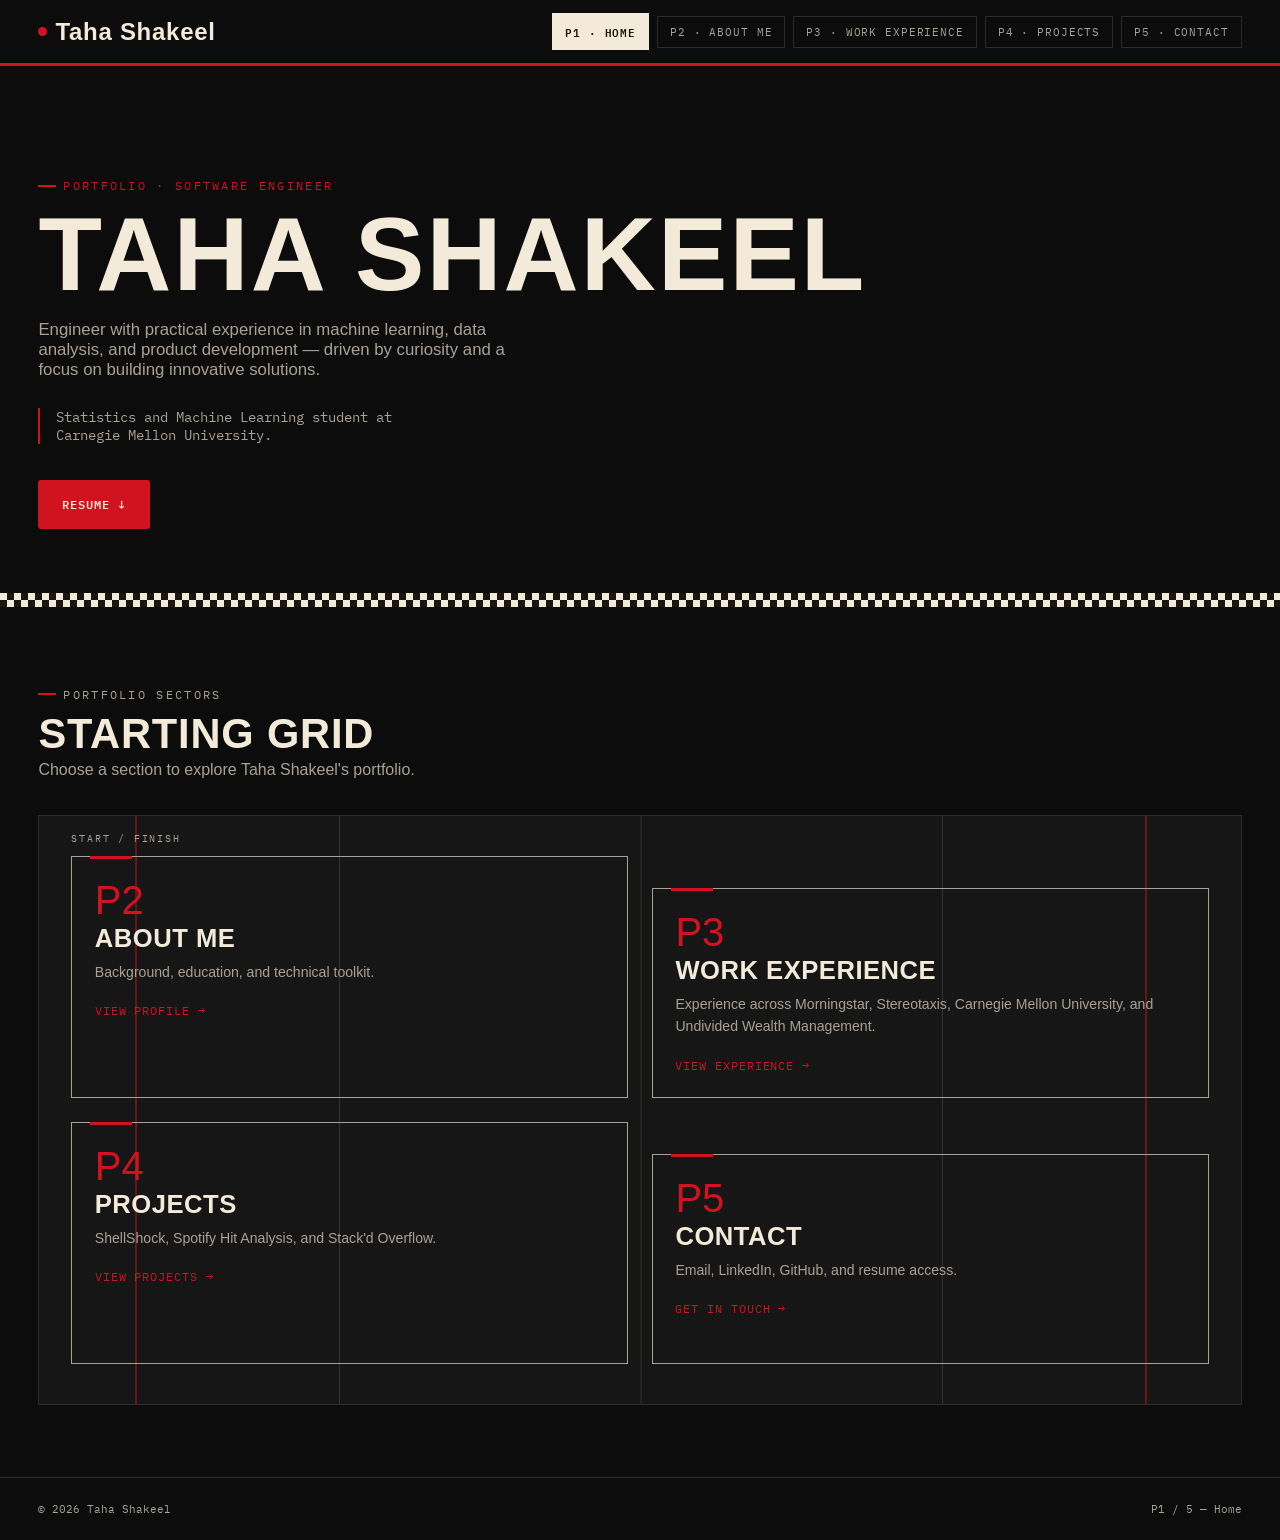
<file: index.html>
<!doctype html>
<html lang="en">
<head>
<meta charset="utf-8">
<meta name="viewport" content="width=device-width, initial-scale=1">
<title>Taha Shakeel | Portfolio</title>
<link rel="preconnect" href="https://fonts.googleapis.com">
<link rel="preconnect" href="https://fonts.gstatic.com" crossorigin>
<link href="https://fonts.googleapis.com/css2?family=IBM+Plex+Mono:wght@400;500;600&display=swap" rel="stylesheet">
<link rel="stylesheet" href="assets/css/main.css">
<style>
	.starting-grid{position:relative;isolation:isolate;padding:2.5rem 2rem;background:var(--black-2);border:1px solid var(--border-dark);overflow:hidden}
	.starting-grid:before{content:'';position:absolute;inset:0;z-index:-1;background:repeating-linear-gradient(90deg,transparent 0,transparent calc(25% - 1px),rgba(244,234,217,.13) 25%,transparent calc(25% + 1px)),linear-gradient(90deg,transparent 0 8%,rgba(209,18,31,.45) 8% 8.15%,transparent 8.15% 92%,rgba(209,18,31,.45) 92% 92.15%,transparent 92.15%)}
	.starting-grid:after{content:'START / FINISH';position:absolute;top:1rem;left:2rem;color:var(--muted-dark);font:10px 'IBM Plex Mono',monospace;letter-spacing:.18em}
	.starting-grid a.card{background:transparent;color:var(--cream);border:1px solid var(--muted-dark);border-radius:0;min-height:210px;padding:1.4rem;box-shadow:none}
	.starting-grid a.card:before{content:'';position:absolute;top:-1px;left:18px;width:42px;border-top:3px solid var(--red)}
	.starting-grid a.card:hover{background:var(--red);border-color:var(--cream);box-shadow:8px 8px 0 rgba(0,0,0,.35);transform:translateY(-4px)}
	.starting-grid a.card:hover .card__pos,.starting-grid a.card:hover .card__arrow{color:var(--cream)}
	.card__pos{font-size:2.5rem}.card__desc{color:var(--muted-dark)}.starting-grid a.card:hover .card__desc{color:var(--cream)}
	@media(max-width:700px){.starting-grid{padding:2.5rem 1rem 1rem}.starting-grid:before{background:repeating-linear-gradient(90deg,transparent 0,transparent calc(50% - 1px),rgba(244,234,217,.13) 50%,transparent calc(50% + 1px))}.starting-grid:after{left:1rem}}
</style>
</head>
<body>
<nav class="nav"><div class="nav__brand"><span class="dot"></span>Taha Shakeel</div><ul class="nav__links"><li><a href="index.html" class="active">P1 · Home</a></li><li><a href="garage.html">P2 · About Me</a></li><li><a href="timeline.html">P3 · Work Experience</a></li><li><a href="results.html">P4 · Projects</a></li><li><a href="pitwall.html">P5 · Contact</a></li></ul></nav>
<header class="hero"><div class="hero__stripe"></div><p class="eyebrow">Portfolio · Software Engineer</p><h1 class="display">Taha Shakeel</h1><p class="tagline">Engineer with practical experience in machine learning, data analysis, and product development — driven by curiosity and a focus on building innovative solutions.</p><div class="radio"><b></b> Statistics and Machine Learning student at Carnegie Mellon University.</div><div class="cta-row"><a href="assets/pdfs/TahaShakeel_Resume.pdf" class="btn btn--primary">Resume ↓</a></div></header>
<div class="checker"></div>
<main><section><div class="grid-head"><p class="eyebrow">Portfolio sectors</p><h2 class="display">Starting Grid</h2><p>Choose a section to explore Taha Shakeel's portfolio.</p></div><div class="starting-grid"><a href="garage.html" class="card"><div class="card__pos">P2</div><div class="card__title">About Me</div><div class="card__desc">Background, education, and technical toolkit.</div><div class="card__arrow">View profile →</div></a><a href="timeline.html" class="card"><div class="card__pos">P3</div><div class="card__title">Work Experience</div><div class="card__desc">Experience across Morningstar, Stereotaxis, Carnegie Mellon University, and Undivided Wealth Management.</div><div class="card__arrow">View experience →</div></a><a href="results.html" class="card"><div class="card__pos">P4</div><div class="card__title">Projects</div><div class="card__desc">ShellShock, Spotify Hit Analysis, and Stack'd Overflow.</div><div class="card__arrow">View projects →</div></a><a href="pitwall.html" class="card"><div class="card__pos">P5</div><div class="card__title">Contact</div><div class="card__desc">Email, LinkedIn, GitHub, and resume access.</div><div class="card__arrow">Get in touch →</div></a></div></section></main>
<footer><span>© 2026 Taha Shakeel</span><span>P1 / 5 — Home</span></footer>
</body>
</html>
</file>
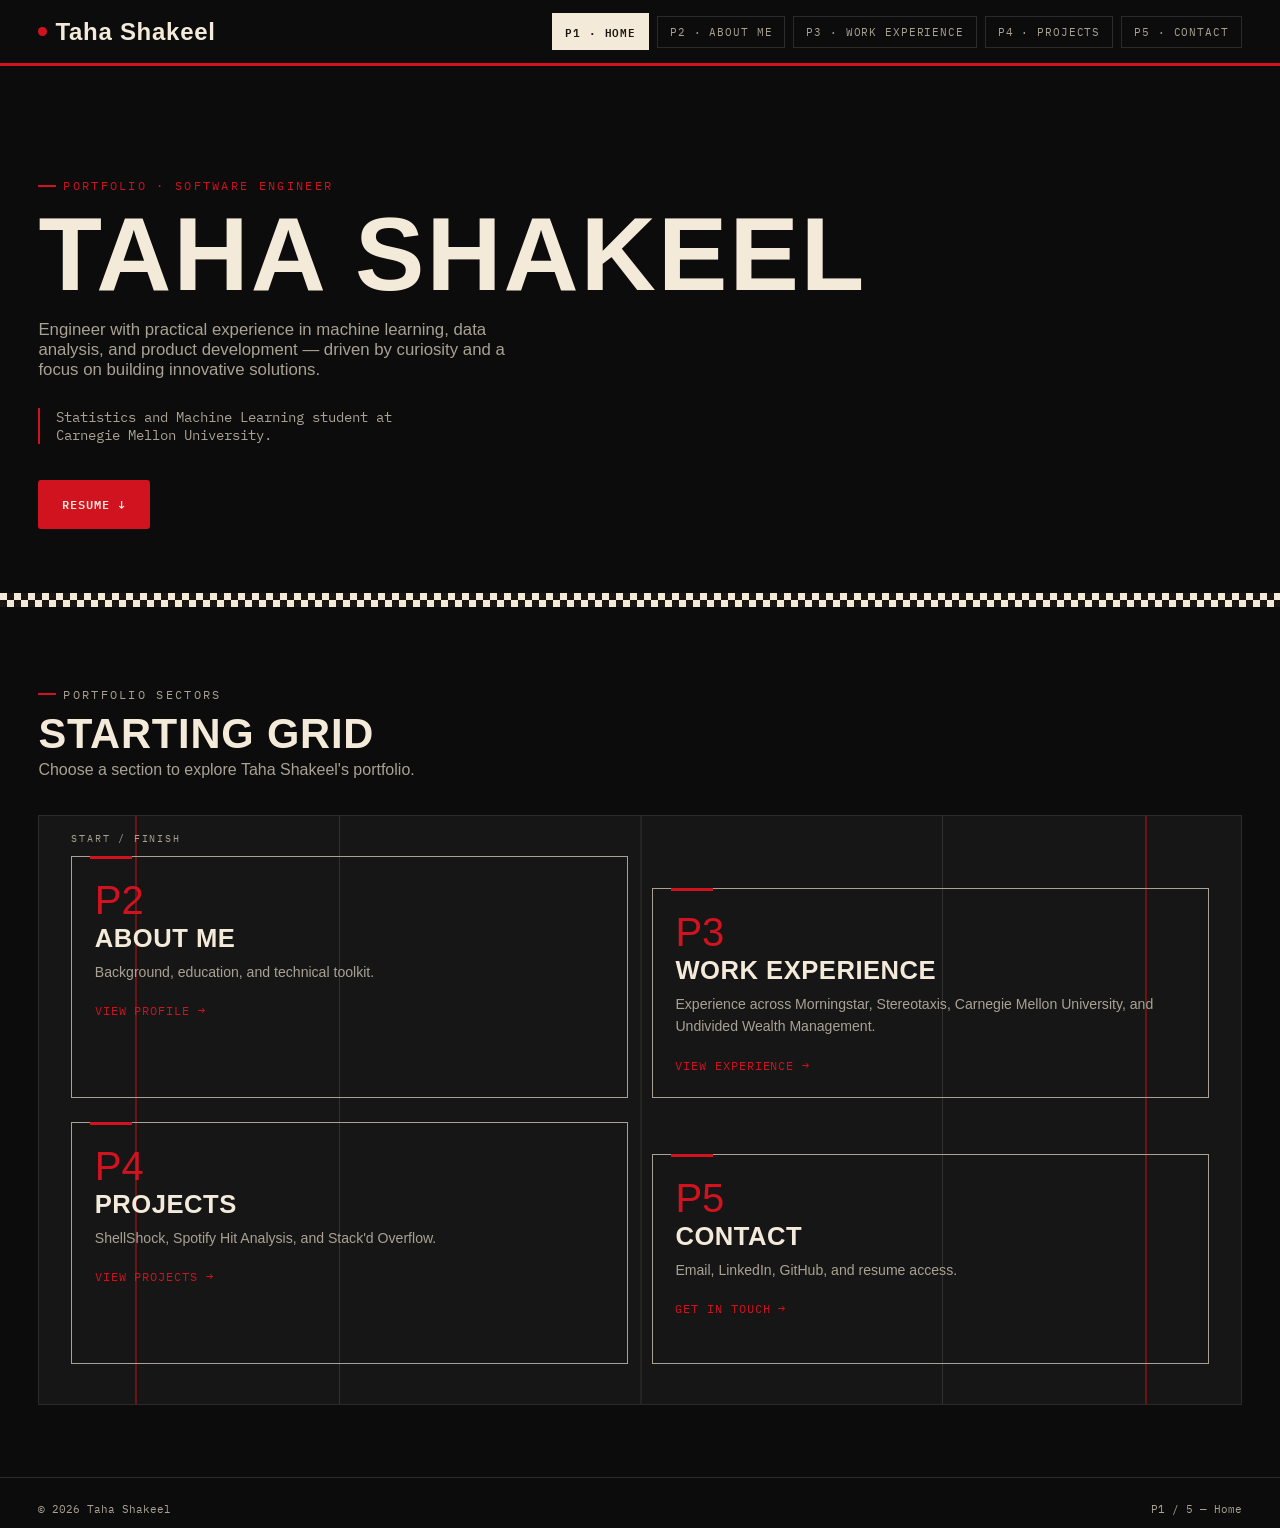
<file: elements.html>
<!doctype html>
<html lang="en">
<head>
  <meta charset="utf-8">
  <meta http-equiv="refresh" content="0; url=index.html">
  <meta name="viewport" content="width=device-width, initial-scale=1">
  <title>Taha Shakeel | Race Control</title>
</head>
<body>
  <p><a href="index.html">Return to Taha Shakeel's portfolio</a></p>
</body>
</html>
</file>
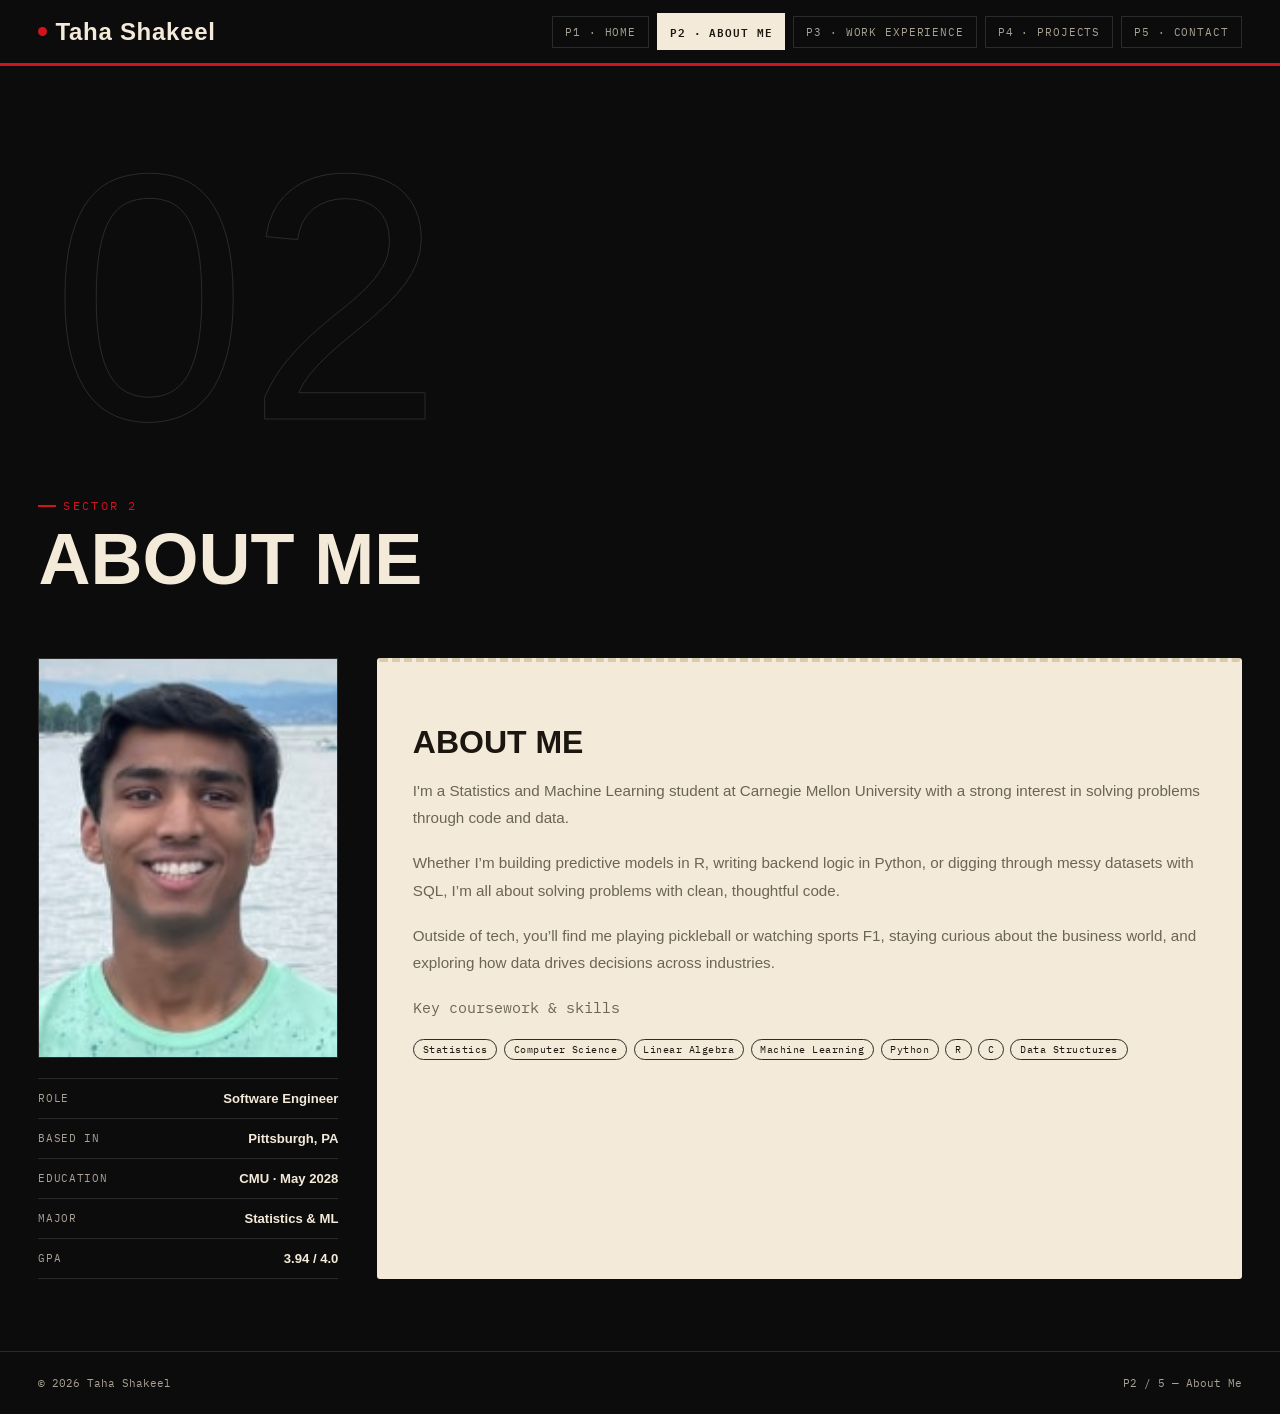
<file: garage.html>
<!doctype html>
<html lang="en">
<head><meta charset="utf-8"><meta name="viewport" content="width=device-width, initial-scale=1"><title>Garage | Taha Shakeel</title><link rel="preconnect" href="https://fonts.googleapis.com"><link rel="preconnect" href="https://fonts.gstatic.com" crossorigin><link href="https://fonts.googleapis.com/css2?family=IBM+Plex+Mono:wght@400;500;600&display=swap" rel="stylesheet"><link rel="stylesheet" href="assets/css/main.css"></head>
<body>
<nav class="nav"><div class="nav__brand"><span class="dot"></span>Taha Shakeel</div><ul class="nav__links"><li><a href="index.html">P1 · Home</a></li><li><a href="garage.html" class="active">P2 · About Me</a></li><li><a href="timeline.html">P3 · Work Experience</a></li><li><a href="results.html">P4 · Projects</a></li><li><a href="pitwall.html">P5 · Contact</a></li></ul></nav>
<header class="page-head"><div class="page-head__num">02</div><p class="eyebrow">Sector 2</p><h1 class="display">Garage</h1><p class="sub"></p></header>
<main><section style="padding-top:0"><div class="spec-wrap"><div><div class="spec-photo"><img src="images/tshakeel.jpg" alt="Portrait of Taha Shakeel"></div><div class="spec-facts"><div class="row"><span class="k">Role</span><span class="v">Software Engineer</span></div><div class="row"><span class="k">Based In</span><span class="v">Pittsburgh, PA</span></div><div class="row"><span class="k">Education</span><span class="v">CMU · May 2028</span></div><div class="row"><span class="k">Major</span><span class="v">Statistics &amp; ML</span></div><div class="row"><span class="k">GPA</span><span class="v">3.94 / 4.0</span></div></div></div><div class="bio-card"><h2>About Me</h2><p>I'm a Statistics and Machine Learning student at Carnegie Mellon University with a strong interest in solving problems through code and data.</p><p>Whether I’m building predictive models in R, writing backend logic in Python, or digging through messy datasets with SQL, I’m all about solving problems with clean, thoughtful code.</p><p>Outside of tech, you’ll find me playing pickleball or watching sports F1, staying curious about the business world, and exploring how data drives decisions across industries.</p><p class="mono">Key coursework &amp; skills</p><div class="tags"><span class="tag">Statistics</span><span class="tag">Computer Science</span><span class="tag">Linear Algebra</span><span class="tag">Machine Learning</span><span class="tag">Python</span><span class="tag">R</span><span class="tag">C</span><span class="tag">Data Structures</span></div></div></div></section></main>
<footer><span>© 2026 Taha Shakeel</span><span>P2 / 5 — Garage</span></footer>
<style>.page-head h1{font-size:0}.page-head h1:after{content:'About Me';font-size:clamp(2.4rem,7vw,4.5rem)}footer span:last-child{font-size:0}footer span:last-child:after{content:'P2 / 5 — About Me';font-size:.68rem}</style>
</body></html>
</file>
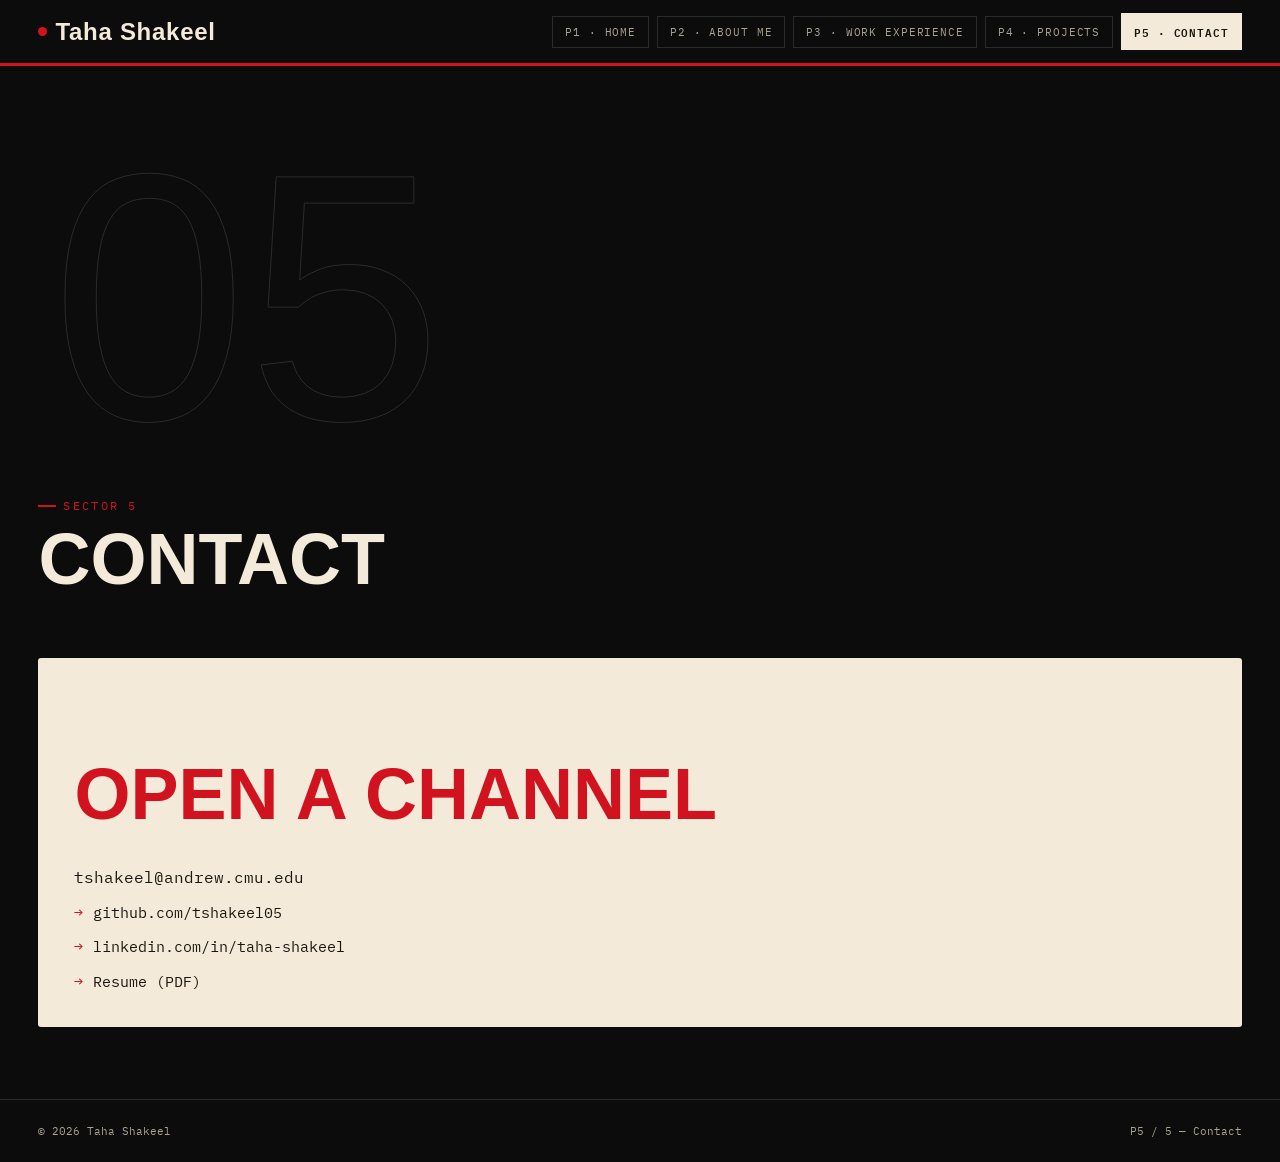
<file: pitwall.html>
<!doctype html>
<html lang="en">
<head><meta charset="utf-8"><meta name="viewport" content="width=device-width, initial-scale=1"><title>Pit Wall | Taha Shakeel</title><link rel="preconnect" href="https://fonts.googleapis.com"><link rel="preconnect" href="https://fonts.gstatic.com" crossorigin><link href="https://fonts.googleapis.com/css2?family=IBM+Plex+Mono:wght@400;500;600&display=swap" rel="stylesheet"><link rel="stylesheet" href="assets/css/main.css"></head>
<body>
<nav class="nav"><div class="nav__brand"><span class="dot"></span>Taha Shakeel</div><ul class="nav__links"><li><a href="index.html">P1 · Home</a></li><li><a href="garage.html">P2 · About Me</a></li><li><a href="timeline.html">P3 · Work Experience</a></li><li><a href="results.html">P4 · Projects</a></li><li><a href="pitwall.html" class="active">P5 · Contact</a></li></ul></nav>
<header class="page-head"><div class="page-head__num">05</div><p class="eyebrow">Sector 5</p><h1 class="display">Pit Wall</h1><p class="sub"></p></header>
<main><section style="padding-top:0"><div class="pitwall-card"><h2>Open a channel</h2><div class="contact-links"><span class="mono">tshakeel@andrew.cmu.edu</span><a href="https://github.com/tshakeel05">github.com/tshakeel05</a><a href="https://www.linkedin.com/in/taha-shakeel">linkedin.com/in/taha-shakeel</a><a href="assets/pdfs/TahaShakeel_Resume.pdf">Resume (PDF)</a></div></div></section></main>
<footer><span>© 2026 Taha Shakeel</span><span>P5 / 5 — Pit Wall</span></footer>
<style>.page-head h1{font-size:0}.page-head h1:after{content:'Contact';font-size:clamp(2.4rem,7vw,4.5rem)}footer span:last-child{font-size:0}footer span:last-child:after{content:'P5 / 5 — Contact';font-size:.68rem}</style>
</body></html>
</file>
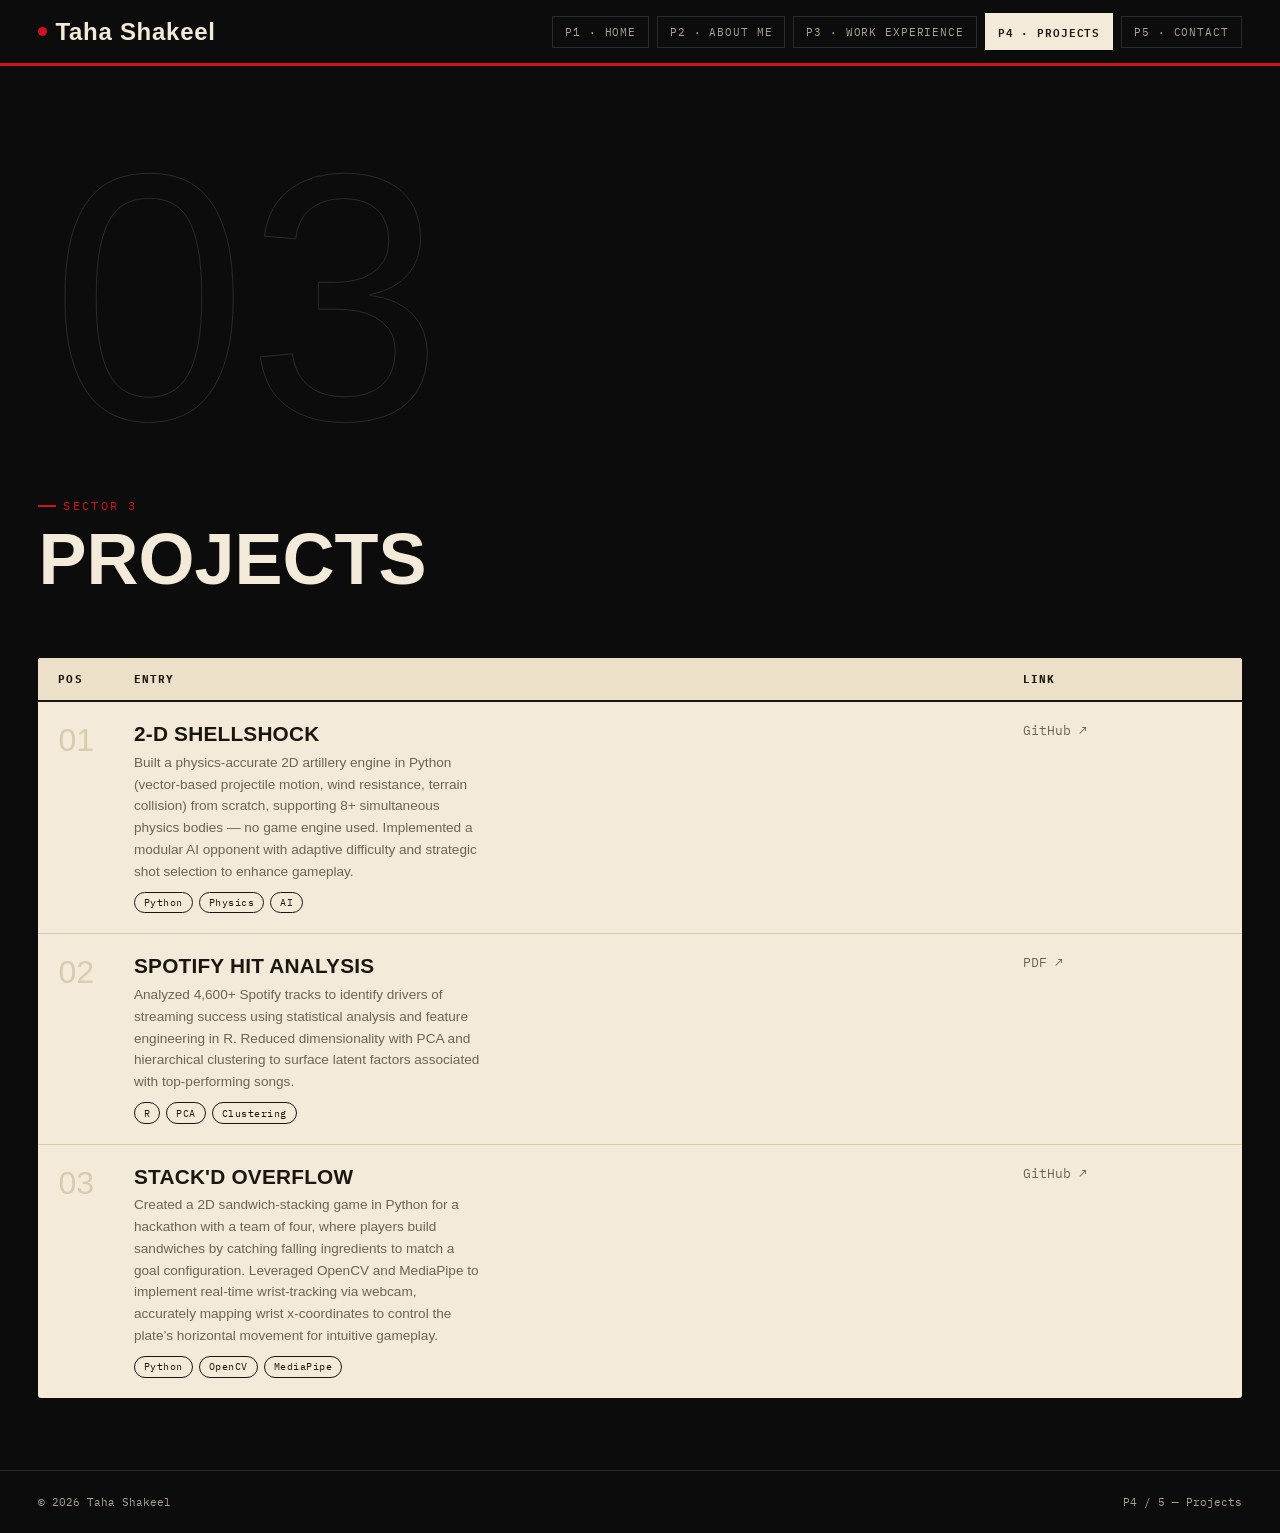
<file: results.html>
<!doctype html>
<html lang="en">
<head><meta charset="utf-8"><meta name="viewport" content="width=device-width, initial-scale=1"><title>Results | Taha Shakeel</title><link rel="preconnect" href="https://fonts.googleapis.com"><link rel="preconnect" href="https://fonts.gstatic.com" crossorigin><link href="https://fonts.googleapis.com/css2?family=IBM+Plex+Mono:wght@400;500;600&display=swap" rel="stylesheet"><link rel="stylesheet" href="assets/css/main.css"></head>
<body>
<nav class="nav"><div class="nav__brand"><span class="dot"></span>Taha Shakeel</div><ul class="nav__links"><li><a href="index.html">P1 · Home</a></li><li><a href="garage.html">P2 · About Me</a></li><li><a href="timeline.html">P3 · Work Experience</a></li><li><a href="results.html" class="active">P4 · Projects</a></li><li><a href="pitwall.html">P5 · Contact</a></li></ul></nav>
<header class="page-head"><div class="page-head__num">03</div><p class="eyebrow">Sector 3</p><h1 class="display">Results</h1><p class="sub"></p></header>
<main><section style="padding-top:0"><div class="results-card"><table class="results"><thead><tr><th>Pos</th><th>Entry</th><th>Link</th></tr></thead><tbody><tr><td class="res-pos">01</td><td><div class="res-name">2-D ShellShock</div><div class="res-desc">Built a physics-accurate 2D artillery engine in Python (vector-based projectile motion, wind resistance, terrain collision) from scratch, supporting 8+ simultaneous physics bodies — no game engine used. Implemented a modular AI opponent with adaptive difficulty and strategic shot selection to enhance gameplay.</div><div class="res-tags"><span class="res-tag">Python</span><span class="res-tag">Physics</span><span class="res-tag">AI</span></div></td><td class="res-time"><a href="https://github.com/tshakeel05/ShellShock">GitHub ↗</a></td></tr><tr><td class="res-pos">02</td><td><div class="res-name">Spotify Hit Analysis</div><div class="res-desc">Analyzed 4,600+ Spotify tracks to identify drivers of streaming success using statistical analysis and feature engineering in R. Reduced dimensionality with PCA and hierarchical clustering to surface latent factors associated with top-performing songs.</div><div class="res-tags"><span class="res-tag">R</span><span class="res-tag">PCA</span><span class="res-tag">Clustering</span></div></td><td class="res-time"><a href="https://tshakeel05.github.io/assets/pdfs/Final-Project.pdf">PDF ↗</a></td></tr><tr><td class="res-pos">03</td><td><div class="res-name">Stack'd Overflow</div><div class="res-desc">Created a 2D sandwich-stacking game in Python for a hackathon with a team of four, where players build sandwiches by catching falling ingredients to match a goal configuration. Leveraged OpenCV and MediaPipe to implement real-time wrist-tracking via webcam, accurately mapping wrist x-coordinates to control the plate’s horizontal movement for intuitive gameplay.</div><div class="res-tags"><span class="res-tag">Python</span><span class="res-tag">OpenCV</span><span class="res-tag">MediaPipe</span></div></td><td class="res-time"><a href="https://github.com/ZeRana/hack112">GitHub ↗</a></td></tr></tbody></table></div></section></main>
<footer><span>© 2026 Taha Shakeel</span><span>P3 / 5 — Results</span></footer>
<style>.page-head h1{font-size:0}.page-head h1:after{content:'Projects';font-size:clamp(2.4rem,7vw,4.5rem)}footer span:last-child{font-size:0}footer span:last-child:after{content:'P4 / 5 — Projects';font-size:.68rem}</style>
</body></html>
</file>
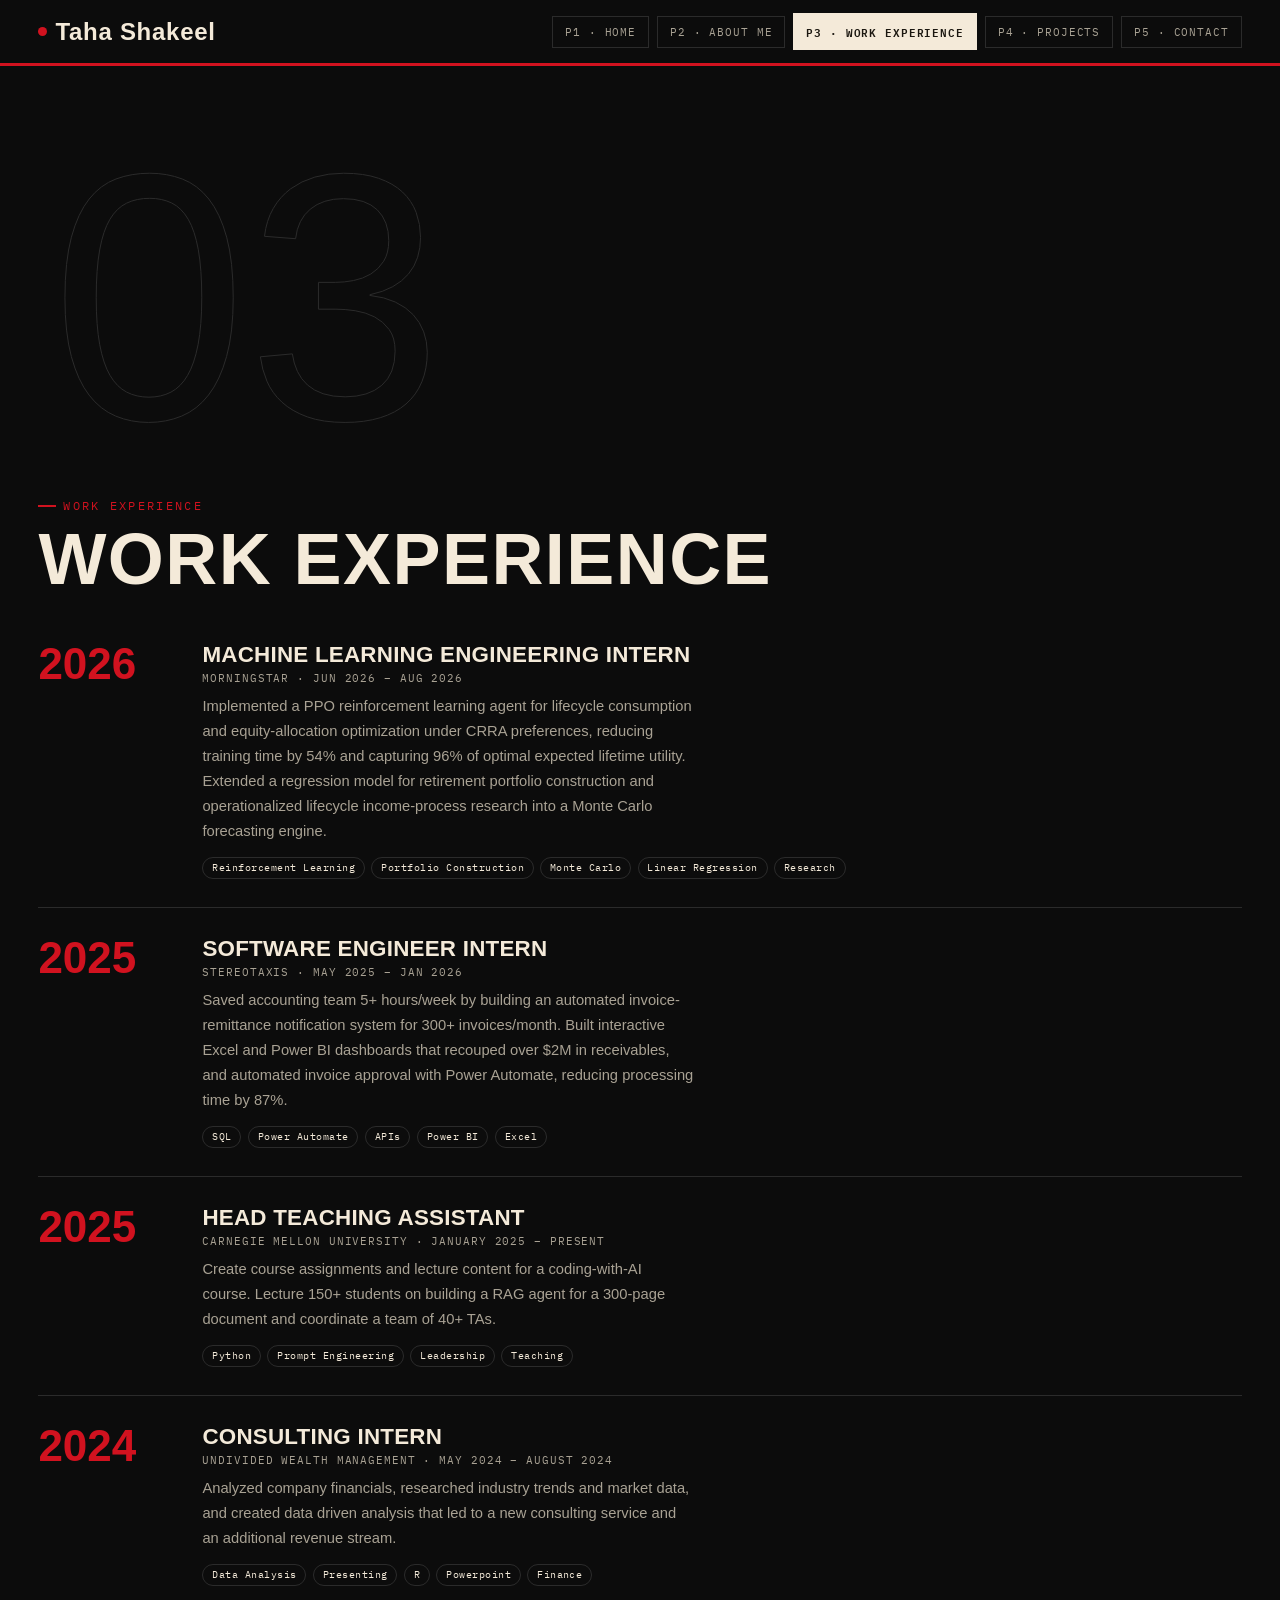
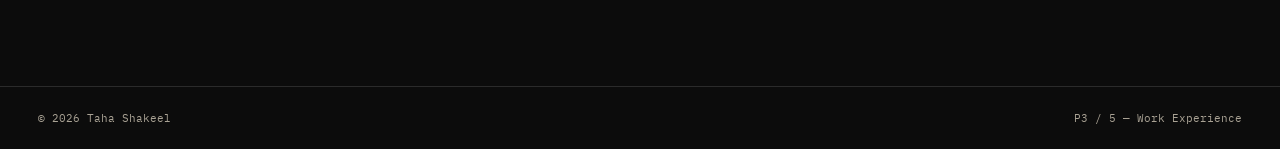
<file: timeline.html>
<!doctype html>
<html lang="en">
<head><meta charset="utf-8"><meta name="viewport" content="width=device-width, initial-scale=1"><title>Work Experience | Taha Shakeel</title><link rel="preconnect" href="https://fonts.googleapis.com"><link rel="preconnect" href="https://fonts.gstatic.com" crossorigin><link href="https://fonts.googleapis.com/css2?family=IBM+Plex+Mono:wght@400;500;600&display=swap" rel="stylesheet"><link rel="stylesheet" href="assets/css/main.css"></head>
<body>
<nav class="nav"><div class="nav__brand"><span class="dot"></span>Taha Shakeel</div><ul class="nav__links"><li><a href="index.html">P1 · Home</a></li><li><a href="garage.html">P2 · About Me</a></li><li><a href="timeline.html" class="active">P3 · Work Experience</a></li><li><a href="results.html">P4 · Projects</a></li><li><a href="pitwall.html">P5 · Contact</a></li></ul></nav>
<header class="page-head"><div class="page-head__num">03</div><p class="eyebrow">Work experience</p><h1 class="display">Work Experience</h1><p class="sub">Work experience across Morningstar, Stereotaxis, Carnegie Mellon University, and Undivided Wealth Management.</p></header>
<main><section style="padding-top:0"><div class="season"><div class="season__year">2026</div><div><div class="season__role">Machine Learning Engineering Intern</div><div class="season__meta">Morningstar · Jun 2026 – Aug 2026</div><div class="season__desc">Implemented a PPO reinforcement learning agent for lifecycle consumption and equity-allocation optimization under CRRA preferences, reducing training time by 54% and capturing 96% of optimal expected lifetime utility. Extended a regression model for retirement portfolio construction and operationalized lifecycle income-process research into a Monte Carlo forecasting engine.</div><div class="tags"><span class="tag">Reinforcement Learning</span><span class="tag">Portfolio Construction</span><span class="tag">Monte Carlo</span><span class="tag">Linear Regression</span><span class="tag">Research</span></div></div></div><div class="season"><div class="season__year">2025</div><div><div class="season__role">Software Engineer Intern</div><div class="season__meta">Stereotaxis · May 2025 – Jan 2026</div><div class="season__desc">Saved accounting team 5+ hours/week by building an automated invoice-remittance notification system for 300+ invoices/month. Built interactive Excel and Power BI dashboards that recouped over $2M in receivables, and automated invoice approval with Power Automate, reducing processing time by 87%.</div><div class="tags"><span class="tag">SQL</span><span class="tag">Power Automate</span><span class="tag">APIs</span><span class="tag">Power BI</span><span class="tag">Excel</span></div></div></div><div class="season"><div class="season__year">2025</div><div><div class="season__role">Head Teaching Assistant</div><div class="season__meta">Carnegie Mellon University · January 2025 – Present</div><div class="season__desc">Create course assignments and lecture content for a coding-with-AI course. Lecture 150+ students on building a RAG agent for a 300-page document and coordinate a team of 40+ TAs.</div><div class="tags"><span class="tag">Python</span><span class="tag">Prompt Engineering</span><span class="tag">Leadership</span><span class="tag">Teaching</span></div></div></div><div class="season"><div class="season__year">2024</div><div><div class="season__role">Consulting Intern</div><div class="season__meta">Undivided Wealth Management · May 2024 – August 2024</div><div class="season__desc">Analyzed company financials, researched industry trends and market data, and created data driven analysis that led to a new consulting service and an additional revenue stream.</div><div class="tags"><span class="tag">Data Analysis</span><span class="tag">Presenting</span><span class="tag">R</span><span class="tag">Powerpoint</span><span class="tag">Finance</span></div></div></div></section></main>
<footer><span>© 2026 Taha Shakeel</span><span>P3 / 5 — Work Experience</span></footer>
</body><style>.page-head p.sub{display:none}</style></html>
</file>
<file: assets/css/main.css>
:root{--black:#0c0c0c;--black-2:#161616;--red:#d1121f;--red-dark:#8f0b14;--cream:#f4ead9;--cream-2:#ece0c9;--ink:#1b1710;--muted-dark:#a9a294;--muted-light:#6b6555;--border-dark:#2b2b2b;--border-light:#d8cbae;--radius:3px;--gap:clamp(1.25rem,3vw,2.5rem)}*{box-sizing:border-box}html{scroll-behavior:smooth}body{margin:0;background:var(--black);color:var(--cream);font-family:Inter,Arial,sans-serif;-webkit-font-smoothing:antialiased}a{color:inherit;text-decoration:none}::selection{background:var(--red);color:var(--cream)}.display{font-family:'Arial Narrow',Arial,sans-serif;text-transform:uppercase;letter-spacing:.02em;line-height:.95;margin:0;font-weight:800}.mono,.eyebrow,.nav__links a,.btn,footer,.spec-facts .row .k,table.results thead th,.res-tag,.res-time,.season__meta,.contact-links a{font-family:'IBM Plex Mono',monospace;font-variant-numeric:tabular-nums}.eyebrow{font-size:.72rem;letter-spacing:.2em;text-transform:uppercase;color:var(--red);display:flex;align-items:center;gap:.6em;margin:0 0 .75rem}.eyebrow:before{content:'';width:18px;height:2px;background:var(--red);display:inline-block}.checker{height:14px;background-image:linear-gradient(45deg,var(--ink) 25%,transparent 25%,transparent 75%,var(--ink) 75%),linear-gradient(45deg,var(--ink) 25%,transparent 25%,transparent 75%,var(--ink) 75%);background-size:14px 14px;background-position:0 0,7px 7px;background-color:var(--cream)}.nav{position:sticky;top:0;z-index:50;display:flex;align-items:center;justify-content:space-between;gap:1rem;flex-wrap:wrap;padding:1.1rem var(--gap);background:var(--black);border-bottom:3px solid var(--red)}.nav__brand{font-family:'Arial Narrow',Arial,sans-serif;font-size:1.5rem;letter-spacing:.03em;display:flex;align-items:center;gap:.5rem;font-weight:800}.nav__brand .dot{width:9px;height:9px;background:var(--red);border-radius:50%;display:inline-block}.nav__links{list-style:none;margin:0;padding:0;display:flex;gap:.5rem;flex-wrap:wrap}.nav__links a{font-size:.68rem;letter-spacing:.08em;text-transform:uppercase;padding:.5rem .75rem;border:1px solid var(--border-dark);color:var(--muted-dark);transition:all .15s ease}.nav__links a:hover{color:var(--cream);border-color:var(--red)}.nav__links a.active{background:var(--cream);color:var(--ink);border-color:var(--cream);font-weight:600}.page-head{position:relative;padding:clamp(3rem,7vw,5rem) var(--gap) clamp(2rem,4vw,3rem);overflow:hidden}.page-head__num{position:absolute;top:-2vw;right:-1vw;font-family:'Arial Narrow',Arial,sans-serif;font-size:min(30vw,22rem);color:transparent;-webkit-text-stroke:1px var(--border-dark);z-index:0;user-select:none;line-height:1}.page-head>*{position:relative;z-index:1}.page-head h1{font-size:clamp(2.4rem,7vw,4.5rem)}.page-head p.sub{margin-top:.75rem;color:var(--muted-dark);max-width:56ch;font-size:1rem}main{padding-bottom:0}section{padding:clamp(2.5rem,6vw,4.5rem) var(--gap)}.btn{font-size:.78rem;letter-spacing:.08em;text-transform:uppercase;padding:.9rem 1.5rem;border-radius:var(--radius);display:inline-flex;align-items:center;gap:.6em;transition:transform .15s ease,background .15s ease,border-color .15s ease}.btn:hover{transform:translateY(-2px)}.btn--primary{background:var(--red);color:var(--cream);font-weight:600}.btn--primary:hover{background:var(--red-dark)}.btn--ghost{border:1px solid var(--border-dark);color:var(--cream)}.btn--ghost:hover{border-color:var(--red);color:var(--red)}.hero{position:relative;padding:clamp(3.5rem,10vw,7rem) var(--gap) clamp(2.5rem,6vw,4rem);overflow:hidden}.hero__stripe{position:absolute;top:0;right:-10%;width:60%;height:220%;background:var(--red);transform:rotate(12deg);opacity:.08;z-index:0}.hero>*{position:relative;z-index:1}.hero h1{font-size:clamp(3rem,9vw,6.5rem)}.hero h1 span{color:var(--red)}.hero p.tagline{margin-top:1rem;color:var(--muted-dark);max-width:50ch;font-size:1.05rem}.radio{margin-top:1.75rem;padding-left:1rem;border-left:2px solid var(--red);font-family:'IBM Plex Mono',monospace;font-size:.85rem;color:var(--muted-dark);max-width:50ch}.radio b{color:var(--cream)}.cta-row{margin-top:2.25rem;display:flex;gap:1rem;flex-wrap:wrap}.grid-head{margin-bottom:2.25rem}.grid-head h2{font-size:clamp(1.8rem,4vw,2.6rem);color:var(--cream)}.grid-head p{color:var(--muted-dark);margin-top:.5rem;max-width:48ch}.starting-grid{display:grid;grid-template-columns:repeat(2,1fr);gap:1.5rem}.starting-grid a.card:nth-child(even){margin-top:2rem}.card{display:block;background:var(--cream);color:var(--ink);padding:1.75rem;border-radius:var(--radius);position:relative;border:1px solid var(--border-light);transition:transform .15s ease,box-shadow .15s ease}.card:hover{transform:translateY(-4px);box-shadow:8px 8px 0 var(--red)}.card__pos{font-family:'Arial Narrow',Arial,sans-serif;font-size:3rem;color:var(--red);line-height:1}.card__title{font-family:'Arial Narrow',Arial,sans-serif;font-size:1.6rem;margin-top:.25rem;letter-spacing:.02em;text-transform:uppercase;font-weight:800}.card__desc{margin-top:.5rem;color:var(--muted-light);font-size:.88rem;line-height:1.6}.card__arrow{margin-top:1.25rem;font-family:'IBM Plex Mono',monospace;font-size:.72rem;letter-spacing:.08em;text-transform:uppercase;color:var(--red)}.spec-wrap{display:grid;grid-template-columns:300px 1fr;gap:var(--gap)}.spec-photo{aspect-ratio:3/4;background:var(--black-2);border:1px solid var(--border-dark);display:flex;align-items:center;justify-content:center;overflow:hidden}.spec-photo img{width:100%;height:100%;object-fit:cover}.spec-facts{margin-top:1.25rem;border-top:1px solid var(--border-dark)}.spec-facts .row{display:flex;justify-content:space-between;gap:1rem;padding:.75rem 0;border-bottom:1px solid var(--border-dark);font-size:.82rem}.spec-facts .row .k{color:var(--muted-dark);text-transform:uppercase;letter-spacing:.06em;font-size:.68rem}.spec-facts .row .v{font-weight:600;text-align:right}.bio-card,.results-card,.pitwall-card{background:var(--cream);color:var(--ink);padding:2.25rem;border-radius:var(--radius)}.bio-card{border-top:4px dashed var(--border-light)}.bio-card h2,.pitwall-card h2{font-family:'Arial Narrow',Arial,sans-serif;text-transform:uppercase;font-size:2rem;margin-bottom:1rem}.bio-card p{line-height:1.8;color:var(--muted-light);margin:0 0 1.1rem;font-size:.95rem}.bio-card p:last-child{margin-bottom:0}.results-card{padding:0;overflow:hidden}table.results{width:100%;border-collapse:collapse}table.results thead th{text-align:left;font-size:.68rem;letter-spacing:.1em;text-transform:uppercase;background:var(--cream-2);padding:.9rem 1.25rem;border-bottom:2px solid var(--ink)}table.results tbody tr{border-bottom:1px solid var(--border-light)}table.results tbody tr:last-child{border-bottom:none}table.results tbody tr:hover{background:var(--cream-2)}table.results td{padding:1.25rem;vertical-align:top}.res-pos{font-family:'Arial Narrow',Arial,sans-serif;font-size:2rem;color:var(--border-light);width:3rem}.res-name{font-family:'Arial Narrow',Arial,sans-serif;font-size:1.3rem;letter-spacing:.01em;font-weight:800;text-transform:uppercase}.res-desc{color:var(--muted-light);font-size:.85rem;margin-top:.35rem;max-width:46ch;line-height:1.6}.res-tags{display:flex;gap:.4rem;flex-wrap:wrap;margin-top:.6rem}.res-tag{font-size:.62rem;letter-spacing:.05em;padding:.2rem .55rem;border:1px solid var(--ink);border-radius:50px}.res-time{font-size:.8rem;color:var(--muted-light);white-space:nowrap}.season{display:grid;grid-template-columns:140px 1fr;gap:1.5rem;padding:1.75rem 0;border-bottom:1px solid var(--border-dark)}.season:first-child{padding-top:0}.season:last-child{border-bottom:none}.season__year{font-family:'Arial Narrow',Arial,sans-serif;font-size:2.75rem;color:var(--red);line-height:1;font-weight:800}.season__role{font-family:'Arial Narrow',Arial,sans-serif;font-size:1.4rem;letter-spacing:.01em;text-transform:uppercase;font-weight:800}.season__meta{font-size:.7rem;letter-spacing:.08em;text-transform:uppercase;color:var(--muted-dark);margin-top:.2rem}.season__desc{color:var(--muted-dark);margin-top:.6rem;line-height:1.7;max-width:60ch;font-size:.92rem}.tags{display:flex;gap:.4rem;flex-wrap:wrap;margin-top:.8rem}.tag{font-family:'IBM Plex Mono',monospace;font-size:.62rem;letter-spacing:.05em;padding:.2rem .55rem;border:1px solid var(--border-dark);border-radius:50px}.pitwall-card h2{font-size:clamp(2.5rem,8vw,4.5rem);color:var(--red)}.transcript{margin-top:1.5rem;padding:1.25rem 1.5rem;background:var(--black);color:var(--cream);border-radius:var(--radius);font-family:'IBM Plex Mono',monospace;font-size:.85rem;line-height:1.8}.transcript .who{color:var(--red)}.contact-links{margin-top:2rem;display:flex;flex-direction:column;gap:.9rem}.contact-links a{font-size:.95rem;display:flex;align-items:center;gap:.6rem}.contact-links a:before{content:'→';color:var(--red)}.contact-links a:hover{color:var(--red)}footer{padding:1.5rem var(--gap);font-size:.68rem;color:var(--muted-dark);display:flex;justify-content:space-between;flex-wrap:wrap;gap:.5rem;border-top:1px solid var(--border-dark)}:focus-visible{outline:2px solid var(--red);outline-offset:3px}@media(max-width:800px){.nav{align-items:flex-start}.nav__links{gap:.25rem}.nav__links a{padding:.45rem .55rem}.spec-wrap{grid-template-columns:1fr}.spec-photo{max-width:300px}.starting-grid{grid-template-columns:1fr}.starting-grid a.card:nth-child(even){margin-top:0}}@media(max-width:600px){.season{grid-template-columns:1fr;gap:.5rem}table.results thead{display:none}table.results,table.results tbody,table.results tr,table.results td{display:block;width:100%}table.results tr{padding:1rem 1.25rem}table.results td{padding:.25rem 0}.res-pos{width:auto}footer{padding:1.5rem var(--gap)}.bio-card,.pitwall-card{padding:1.5rem}}@media(prefers-reduced-motion:reduce){html{scroll-behavior:auto}*{animation-duration:.001ms!important;transition-duration:.001ms!important}}
</file>
